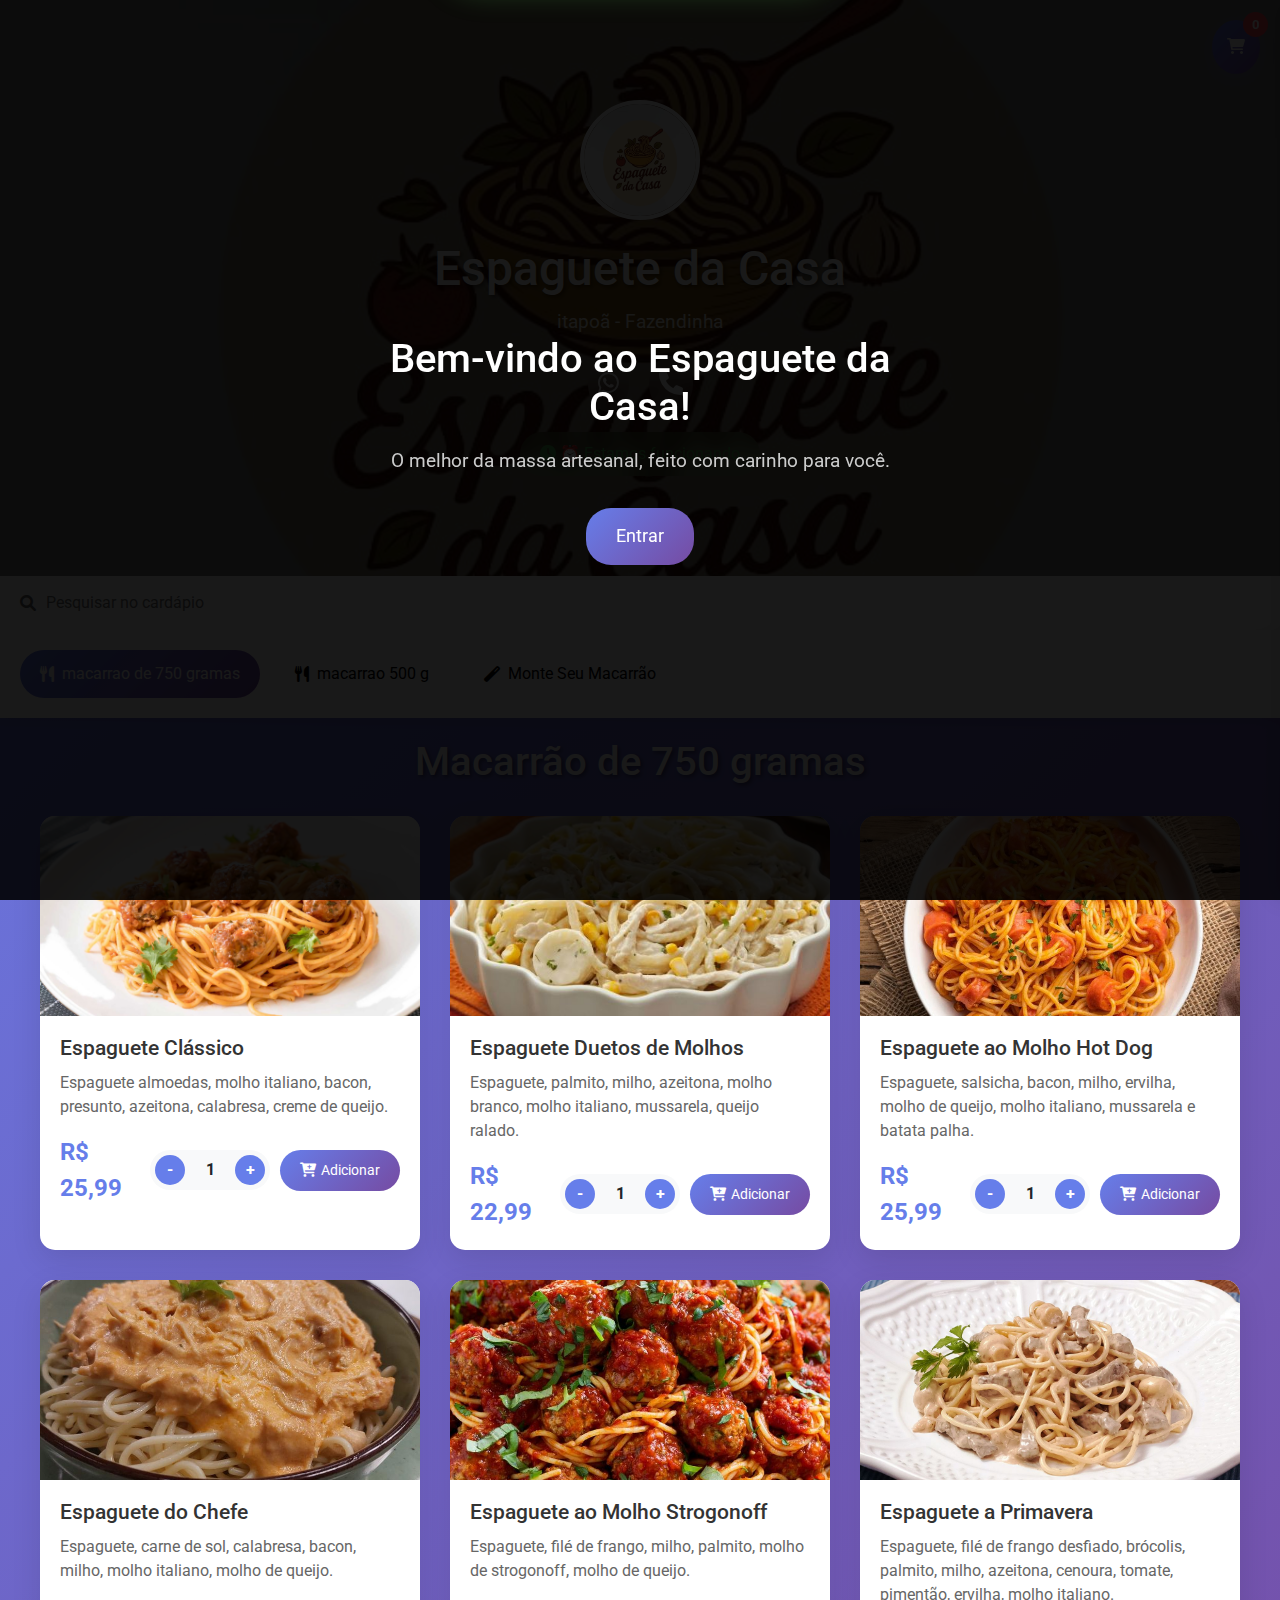
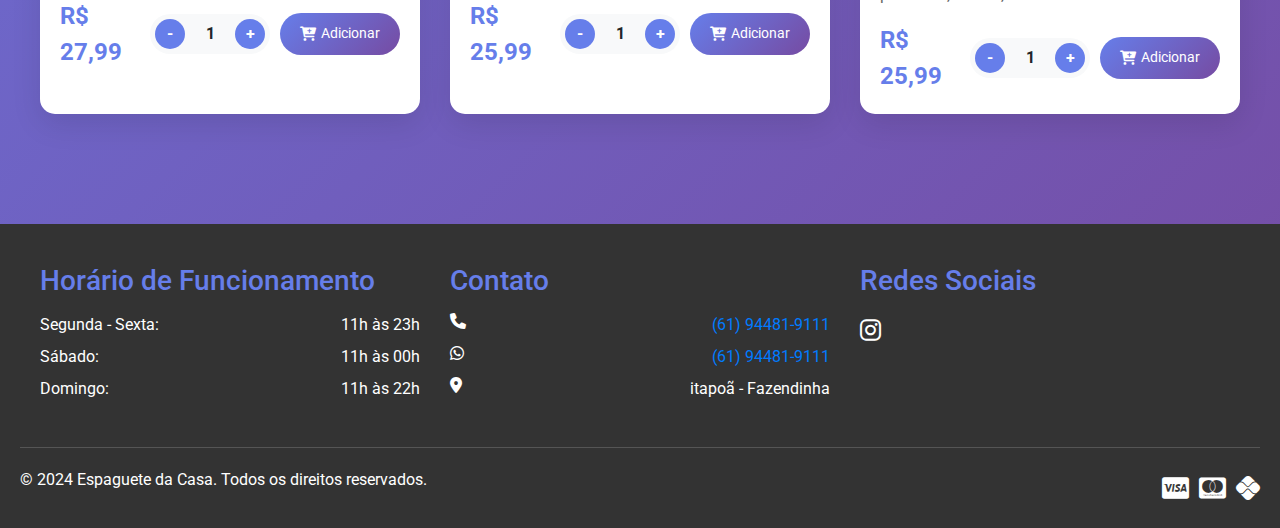
<file: index.html>
<!DOCTYPE html>
<html lang="pt-br">
<head>
    <!-- Meta tags -->
    <meta charset="UTF-8">
    <meta name="viewport" content="width=device-width, initial-scale=1.0">
    <title>Cardápio Digital - Espaguete da Casa</title>
    
    <!-- Links CSS externos -->
    <link href="https://stackpath.bootstrapcdn.com/bootstrap/4.5.2/css/bootstrap.min.css" rel="stylesheet">
    <link rel="stylesheet" href="https://fonts.googleapis.com/css2?family=Roboto:wght@400;700&display=swap">
    <link rel="stylesheet" href="https://cdnjs.cloudflare.com/ajax/libs/font-awesome/6.0.0/css/all.min.css">
    
    <!-- CSS Personalizado -->
    <link rel="stylesheet" href="styles.css">
</head>
<body>
    <div id="welcome-banner" class="welcome-banner">
        <div class="welcome-content">
            <h2>Bem-vindo ao Espaguete da Casa!</h2>
            <p>O melhor da massa artesanal, feito com carinho para você.</p>
            <button id="close-welcome" class="welcome-btn">Entrar</button>
        </div>
    </div>
    <!-- Adicione este botão do carrinho no topo da página -->
    <div class="cart-icon" onclick="toggleCart()">
        <i class="fas fa-shopping-cart"></i>
        <span class="cart-count">0</span>
    </div>

    <!-- Banner de Notificação de Item Adicionado -->
    <div id="item-added-banner" class="item-added-banner">
        <div class="banner-content">
            <div class="banner-icon">
                <i class="fas fa-check-circle"></i>
            </div>
            <div class="banner-text">
                <h4>Item Adicionado!</h4>
                <p id="banner-item-name">Item adicionado ao carrinho</p>
            </div>
            <button class="banner-close" onclick="closeItemBanner()">
                <i class="fas fa-times"></i>
            </button>
        </div>
    </div>

    <!-- Banner de Limite de Adicionais -->
    <div id="limit-banner" class="limit-banner">
        <div class="banner-content">
            <div class="banner-icon">
                <i class="fas fa-exclamation-triangle"></i>
            </div>
            <div class="banner-text">
                <h4>Limite de Adicionais!</h4>
                <p id="limit-message">Você atingiu o limite máximo de adicionais para este tamanho.</p>
            </div>
            <button class="banner-close" onclick="closeLimitBanner()">
                <i class="fas fa-times"></i>
            </button>
        </div>
    </div>

    <!-- Banner de Seleção de Tamanho -->
    <div id="size-banner" class="size-banner">
        <div class="banner-content">
            <div class="banner-icon">
                <i class="fas fa-info-circle"></i>
            </div>
            <div class="banner-text">
                <h4>Selecione o Tamanho!</h4>
                <p id="size-message">Por favor, escolha um tamanho de macarrão antes de selecionar os adicionais.</p>
            </div>
            <button class="banner-close" onclick="closeSizeBanner()">
                <i class="fas fa-times"></i>
            </button>
        </div>
    </div>

    <!-- Adicione o painel do carrinho -->
    <div class="cart-panel">
        <div class="cart-header">
            <h3>Carrinho</h3>
            <button class="close-cart" onclick="toggleCart()">
                <i class="fas fa-times"></i>
            </button>
        </div>
        <div class="cart-items">
            <!-- Items do carrinho serão inseridos aqui -->
        </div>
        <div class="cart-footer">
            <div class="cart-total">
                <span>Total:</span>
                <span class="total-price">R$ 0,00</span>
            </div>
            <button class="checkout-btn" onclick="checkout()">
                Finalizar Pedido
            </button>
            <button class="exit-cart-btn" onclick="toggleCart()">
                Sair do Carrinho
            </button>
        </div>
    </div>

    <!-- Cabeçalho com Imagem -->
    <header class="header-background">
        <div class="header-content">
            <img src="Imagem do WhatsApp de 2025-07-10 à(s) 00.29.06_25ebb5c9.jpg" alt="Logo" class="logo-banner">
            <h1>Espaguete da Casa</h1>
            <p>itapoã - Fazendinha</p>
            <div class="contact-icons">
                <a href="https://wa.me/556194481911" target="_blank" class="icon" onclick="abrirWhatsApp()"><i class="fab fa-whatsapp"></i></a>
                <a href="tel:556194481911" class="icon"><i class="fas fa-phone"></i></a>
            </div>
            <div class="status-badge">
                <i class="fas fa-clock"></i> ⏰Estamos funcionando
            </div>
        </div>
    </header>

    <!-- Barra de Pesquisa -->
    <div class="search-bar">
        <i class="fas fa-search"></i>
        <input type="text" placeholder="Pesquisar no cardápio">
    </div>

    <!-- Categorias -->
    <div class="categories">
        <button class="category-btn active" data-category="macarrao-750g">
            <i class="fas fa-utensils"></i> macarrao de 750 gramas
        </button>
        <button class="category-btn" data-category="macarrao-500g">
            <i class="fas fa-utensils"></i> macarrao 500 g
        </button>
        <button class="category-btn" data-category="monte-seu-macarrao">
            <i class="fas fa-magic"></i> Monte Seu Macarrão
        </button>
    </div>

    <!-- Seção de Ofertas -->
    <section class="menu-section">
        <h2>OFERTAS DO DIA! <span class="see-all">ver todas</span></h2>
        <div class="menu-items">
            <!-- Item do Menu -->
            <div class="menu-item">
                <img src="Imagem do WhatsApp de 2025-07-10 à(s) 01.07.54_3bc2a0d3.jpg" alt="Imagem do Produto" class="card-img-top">
                <div class="item-info">
                    <h3>MARMITA + ANÉIS DE CEBOLA</h3>
                    <p class="price">R$ 25,90</p>
                </div>
            </div>
            <!-- Mais itens aqui -->
        </div>
    </section>

    <!-- Seções do Menu -->
    <div class="menu-sections">
        <section class="menu-section active" id="macarrao-750g">
            <h2>Macarrão de 750 gramas</h2>
            <div class="menu-items">
                <div class="menu-item">
                    <img src="Imagem do WhatsApp de 2025-07-10 à(s) 00.27.31_75041b01.jpg" class="card-img-top">
                    <div class="item-info">
                        <h3>Espaguete Clássico</h3>
                        <p class="description">Espaguete almoedas, molho italiano, bacon, presunto, azeitona, calabresa, creme de queijo.</p>
                        <div class="price-action">
                            <span class="price">R$ 25,99</span>
                            <div class="add-to-cart-container">
                                <div class="quantity-controls">
                                    <button class="quantity-btn minus" onclick="decreaseQuantity(this)">-</button>
                                    <span class="quantity">1</span>
                                    <button class="quantity-btn plus" onclick="increaseQuantity(this)">+</button>
                                </div>
                                <button class="add-to-cart-btn" onclick="abrirModalAdicionais('Espaguete Clássico', 25.99)">
                                    <i class="fas fa-cart-plus"></i>
                                    Adicionar
                                </button>
                            </div>
                        </div>
                    </div>
                </div>
                <div class="menu-item">
                    <img src="Imagem do WhatsApp de 2025-07-10 à(s) 00.25.01_63cdbff4.jpg" class="card-img-top">
                    <div class="item-info">
                        <h3>Espaguete Duetos de Molhos</h3>
                        <p class="description">Espaguete, palmito, milho, azeitona, molho branco, molho italiano, mussarela, queijo ralado.</p>
                        <div class="price-action">
                            <span class="price">R$ 22,99</span>
                            <div class="add-to-cart-container">
                                <div class="quantity-controls">
                                    <button class="quantity-btn minus" onclick="decreaseQuantity(this)">-</button>
                                    <span class="quantity">1</span>
                                    <button class="quantity-btn plus" onclick="increaseQuantity(this)">+</button>
                                </div>
                                <button class="add-to-cart-btn" onclick="abrirModalAdicionais('Espaguete Duetos de Molhos', 22.99)">
                                    <i class="fas fa-cart-plus"></i>
                                    Adicionar
                                </button>
                            </div>
                        </div>
                    </div>
                </div>
                <div class="menu-item">
                    <img src="Imagem do WhatsApp de 2025-07-10 à(s) 00.23.04_b81c06a3.jpg" class="card-img-top">
                    <div class="item-info">
                        <h3>Espaguete ao Molho Hot Dog</h3>
                        <p class="description">Espaguete, salsicha, bacon, milho, ervilha, molho de queijo, molho italiano, mussarela e batata palha.</p>
                        <div class="price-action">
                            <span class="price">R$ 25,99</span>
                            <div class="add-to-cart-container">
                                <div class="quantity-controls">
                                    <button class="quantity-btn minus" onclick="decreaseQuantity(this)">-</button>
                                    <span class="quantity">1</span>
                                    <button class="quantity-btn plus" onclick="increaseQuantity(this)">+</button>
                                </div>
                                <button class="add-to-cart-btn" onclick="abrirModalAdicionais('Espaguete ao Molho Hot Dog', 25.99)">
                                    <i class="fas fa-cart-plus"></i>
                                    Adicionar
                                </button>
                            </div>
                        </div>
                    </div>
                </div>
                <div class="menu-item">
                    <img src="Imagem do WhatsApp de 2025-07-10 à(s) 00.23.03_cff95d30.jpg" class="card-img-top">
                    <div class="item-info">
                        <h3>Espaguete do Chefe</h3>
                        <p class="description">Espaguete, carne de sol, calabresa, bacon, milho, molho italiano, molho de queijo.</p>
                        <div class="price-action">
                            <span class="price">R$ 27,99</span>
                            <div class="add-to-cart-container">
                                <div class="quantity-controls">
                                    <button class="quantity-btn minus" onclick="decreaseQuantity(this)">-</button>
                                    <span class="quantity">1</span>
                                    <button class="quantity-btn plus" onclick="increaseQuantity(this)">+</button>
                                </div>
                                <button class="add-to-cart-btn" onclick="abrirModalAdicionais('Espaguete do Chefe', 27.99)">
                                    <i class="fas fa-cart-plus"></i>
                                    Adicionar
                                </button>
                            </div>
                        </div>
                    </div>
                </div>
                <div class="menu-item">
                    <img src="Imagem do WhatsApp de 2025-07-10 à(s) 00.23.03_6a845937.jpg" class="card-img-top">
                    <div class="item-info">
                        <h3>Espaguete ao Molho Strogonoff</h3>
                        <p class="description">Espaguete, filé de frango, milho, palmito, molho de strogonoff, molho de queijo.</p>
                        <div class="price-action">
                            <span class="price">R$ 25,99</span>
                            <div class="add-to-cart-container">
                                <div class="quantity-controls">
                                    <button class="quantity-btn minus" onclick="decreaseQuantity(this)">-</button>
                                    <span class="quantity">1</span>
                                    <button class="quantity-btn plus" onclick="increaseQuantity(this)">+</button>
                                </div>
                                <button class="add-to-cart-btn" onclick="abrirModalAdicionais('Espaguete ao Molho Strogonoff', 25.99)">
                                    <i class="fas fa-cart-plus"></i>
                                    Adicionar
                                </button>
                            </div>
                        </div>
                    </div>
                </div>
                <div class="menu-item">
                    <img src="Imagem do WhatsApp de 2025-07-10 à(s) 00.23.03_a186e012.jpg" class="card-img-top">
                    <div class="item-info">
                        <h3>Espaguete a Primavera</h3>
                        <p class="description">Espaguete, filé de frango desfiado, brócolis, palmito, milho, azeitona, cenoura, tomate, pimentão, ervilha, molho italiano.</p>
                        <div class="price-action">
                            <span class="price">R$ 25,99</span>
                            <div class="add-to-cart-container">
                                <div class="quantity-controls">
                                    <button class="quantity-btn minus" onclick="decreaseQuantity(this)">-</button>
                                    <span class="quantity">1</span>
                                    <button class="quantity-btn plus" onclick="increaseQuantity(this)">+</button>
                                </div>
                                <button class="add-to-cart-btn" onclick="abrirModalAdicionais('Espaguete a Primavera', 25.99)">
                                    <i class="fas fa-cart-plus"></i>
                                    Adicionar
                                </button>
                            </div>
                        </div>
                    </div>
                </div>
            </div>
        </section>
        <section class="menu-section" id="macarrao-500g">
            <h2>Macarrão 500 g</h2>
            <div class="menu-items">
                <div class="menu-item">
                    <img src="Imagem do WhatsApp de 2025-07-10 à(s) 00.27.31_75041b01.jpg" class="card-img-top">
                    <div class="item-info">
                        <h3>Espaguete Clássico</h3>
                        <p class="description">Espaguete almoedas, molho italiano, bacon, presunto, azeitona, calabresa, creme de queijo.</p>
                        <div class="price-action">
                            <span class="price">R$ 22,00</span>
                            <div class="add-to-cart-container">
                                <div class="quantity-controls">
                                    <button class="quantity-btn minus" onclick="decreaseQuantity(this)">-</button>
                                    <span class="quantity">1</span>
                                    <button class="quantity-btn plus" onclick="increaseQuantity(this)">+</button>
                                </div>
                                <button class="add-to-cart-btn" onclick="abrirModalAdicionais('Espaguete Clássico', 22.00)">
                                    <i class="fas fa-cart-plus"></i>
                                    Adicionar
                                </button>
                            </div>
                        </div>
                    </div>
                </div>
                <div class="menu-item">
                    <img src="Imagem do WhatsApp de 2025-07-10 à(s) 00.25.01_63cdbff4.jpg" class="card-img-top">
                    <div class="item-info">
                        <h3>Espaguete Duetos de Molhos</h3>
                        <p class="description">Espaguete, palmito, milho, azeitona, molho branco, molho italiano, mussarela, queijo ralado.</p>
                        <div class="price-action">
                            <span class="price">R$ 18,00</span>
                            <div class="add-to-cart-container">
                                <div class="quantity-controls">
                                    <button class="quantity-btn minus" onclick="decreaseQuantity(this)">-</button>
                                    <span class="quantity">1</span>
                                    <button class="quantity-btn plus" onclick="increaseQuantity(this)">+</button>
                                </div>
                                <button class="add-to-cart-btn" onclick="abrirModalAdicionais('Espaguete Duetos de Molhos', 18.00)">
                                    <i class="fas fa-cart-plus"></i>
                                    Adicionar
                                </button>
                            </div>
                        </div>
                    </div>
                </div>
                <div class="menu-item">
                    <img src="Imagem do WhatsApp de 2025-07-10 à(s) 00.23.04_b81c06a3.jpg" class="card-img-top">
                    <div class="item-info">
                        <h3>Espaguete ao Molho Hot Dog</h3>
                        <p class="description">Espaguete, salsicha, bacon, milho, ervilha, molho de queijo, molho italiano, mussarela e batata palha.</p>
                        <div class="price-action">
                            <span class="price">R$ 20,00</span>
                            <div class="add-to-cart-container">
                                <div class="quantity-controls">
                                    <button class="quantity-btn minus" onclick="decreaseQuantity(this)">-</button>
                                    <span class="quantity">1</span>
                                    <button class="quantity-btn plus" onclick="increaseQuantity(this)">+</button>
                                </div>
                                <button class="add-to-cart-btn" onclick="abrirModalAdicionais('Espaguete ao Molho Hot Dog', 20.00)">
                                    <i class="fas fa-cart-plus"></i>
                                    Adicionar
                                </button>
                            </div>
                        </div>
                    </div>
                </div>
                <div class="menu-item">
                    <img src="Imagem do WhatsApp de 2025-07-10 à(s) 00.23.03_cff95d30.jpg" class="card-img-top">
                    <div class="item-info">
                        <h3>Espaguete do Chefe</h3>
                        <p class="description">Espaguete, carne de sol, calabresa, bacon, milho, molho italiano, molho de queijo.</p>
                        <div class="price-action">
                            <span class="price">R$ 24,00</span>
                            <div class="add-to-cart-container">
                                <div class="quantity-controls">
                                    <button class="quantity-btn minus" onclick="decreaseQuantity(this)">-</button>
                                    <span class="quantity">1</span>
                                    <button class="quantity-btn plus" onclick="increaseQuantity(this)">+</button>
                                </div>
                                <button class="add-to-cart-btn" onclick="abrirModalAdicionais('Espaguete do Chefe', 24.00)">
                                    <i class="fas fa-cart-plus"></i>
                                    Adicionar
                                </button>
                            </div>
                        </div>
                    </div>
                </div>
                <div class="menu-item">
                    <img src="Imagem do WhatsApp de 2025-07-10 à(s) 00.23.03_6a845937.jpg" class="card-img-top">
                    <div class="item-info">
                        <h3>Espaguete ao Molho Strogonoff</h3>
                        <p class="description">Espaguete, filé de frango, milho, palmito, molho de strogonoff, molho de queijo.</p>
                        <div class="price-action">
                            <span class="price">R$ 22,00</span>
                            <div class="add-to-cart-container">
                                <div class="quantity-controls">
                                    <button class="quantity-btn minus" onclick="decreaseQuantity(this)">-</button>
                                    <span class="quantity">1</span>
                                    <button class="quantity-btn plus" onclick="increaseQuantity(this)">+</button>
                                </div>
                                <button class="add-to-cart-btn" onclick="abrirModalAdicionais('Espaguete ao Molho Strogonoff', 22.00)">
                                    <i class="fas fa-cart-plus"></i>
                                    Adicionar
                                </button>
                            </div>
                        </div>
                    </div>
                </div>
                <div class="menu-item">
                    <img src="Imagem do WhatsApp de 2025-07-10 à(s) 00.23.03_6bfe6b7a.jpg" class="card-img-top">
                    <div class="item-info">
                        <h3>Espaguete a Primavera</h3>
                        <p class="description">Espaguete, filé de frango desfiado, brócolis, palmito, milho, azeitona, cenoura, tomate, pimentão, ervilha, molho italiano.</p>
                        <div class="price-action">
                            <span class="price">R$ 20,00</span>
                            <div class="add-to-cart-container">
                                <div class="quantity-controls">
                                    <button class="quantity-btn minus" onclick="decreaseQuantity(this)">-</button>
                                    <span class="quantity">1</span>
                                    <button class="quantity-btn plus" onclick="increaseQuantity(this)">+</button>
                                </div>
                                <button class="add-to-cart-btn" onclick="abrirModalAdicionais('Espaguete a Primavera', 20.00)">
                                    <i class="fas fa-cart-plus"></i>
                                    Adicionar
                                </button>
                            </div>
                        </div>
                    </div>
                </div>
            </div>
        </section>
    </div>

    <!-- Seção Monte Seu Macarrão -->
    <section class="menu-section" id="monte-seu-macarrao">
        <h2>Monte Seu Macarrão</h2>
        <div class="custom-pasta-container">
            
            <!-- Seleção do Tamanho do Macarrão -->
            <div class="pasta-size-selection">
                <h3>Escolha o Tamanho</h3>
                <div class="size-options">
                    <div class="size-option" data-size="500" data-price="25.00" data-max-adicionais="5">
                        <input type="radio" name="pasta-size" id="size-500" value="500">
                        <label for="size-500">
                            <div class="size-info">
                                <h4>Macarrão 500g</h4>
                                <p>Porção individual - Máximo 5 adicionais</p>
                                <span class="price">R$ 25,00</span>
                            </div>
                        </label>
                    </div>
                    <div class="size-option" data-size="750" data-price="28.00" data-max-adicionais="8">
                        <input type="radio" name="pasta-size" id="size-750" value="750">
                        <label for="size-750">
                            <div class="size-info">
                                <h4>Macarrão 750g</h4>
                                <p>Porção familiar - Máximo 8 adicionais</p>
                                <span class="price">R$ 28,00</span>
                            </div>
                        </label>
                    </div>
                </div>
            </div>
            
            <div class="adicionais-selection">
                <h3>Escolha seus Adicionais</h3>
                
                <!-- Categorias de Ingredientes -->
                <div class="ingredients-categories">
                    
                    <!-- Categoria: Proteínas -->
                    <div class="category-section">
                        <h4 class="category-title">
                            <i class="fas fa-drumstick-bite"></i>
                            Proteínas
                        </h4>
                        <div class="adicionais-grid">
                            <div class="adicional-item" data-nome="Calabresa" data-preco="4.00">
                                <input type="checkbox" id="calabresa">
                                <label for="calabresa">Calabresa</label>
                            </div>
                            <div class="adicional-item" data-nome="Bacon" data-preco="4.00">
                                <input type="checkbox" id="bacon">
                                <label for="bacon">Bacon</label>
                            </div>
                            <div class="adicional-item" data-nome="Carne sol desfiada" data-preco="4.00">
                                <input type="checkbox" id="carne-sol">
                                <label for="carne-sol">Carne sol desfiada</label>
                            </div>
                            <div class="adicional-item" data-nome="Salsicha" data-preco="4.00">
                                <input type="checkbox" id="salsicha">
                                <label for="salsicha">Salsicha</label>
                            </div>
                            <div class="adicional-item" data-nome="Filé frango em cubos" data-preco="4.00">
                                <input type="checkbox" id="file-cubos">
                                <label for="file-cubos">Filé frango em cubos</label>
                            </div>
                            <div class="adicional-item" data-nome="Filé de frango desfiado" data-preco="4.00">
                                <input type="checkbox" id="file-desfiado">
                                <label for="file-desfiado">Filé de frango desfiado</label>
                            </div>
                            <div class="adicional-item" data-nome="Almôndegas" data-preco="4.00">
                                <input type="checkbox" id="almondegas">
                                <label for="almondegas">Almôndegas</label>
                            </div>
                            <div class="adicional-item" data-nome="Carne moída" data-preco="4.00">
                                <input type="checkbox" id="carne-moida">
                                <label for="carne-moida">Carne moída</label>
                            </div>
                        </div>
                    </div>

                    <!-- Categoria: Vegetais -->
                    <div class="category-section">
                        <h4 class="category-title">
                            <i class="fas fa-seedling"></i>
                            Vegetais
                        </h4>
                        <div class="adicionais-grid">
                            <div class="adicional-item" data-nome="Milho" data-preco="4.00">
                                <input type="checkbox" id="milho">
                                <label for="milho">Milho</label>
                            </div>
                            <div class="adicional-item" data-nome="Ervilha" data-preco="4.00">
                                <input type="checkbox" id="ervilha">
                                <label for="ervilha">Ervilha</label>
                            </div>
                            <div class="adicional-item" data-nome="Palmito" data-preco="4.00">
                                <input type="checkbox" id="palmito">
                                <label for="palmito">Palmito</label>
                            </div>
                            <div class="adicional-item" data-nome="Cenoura" data-preco="4.00">
                                <input type="checkbox" id="cenoura">
                                <label for="cenoura">Cenoura</label>
                            </div>
                            <div class="adicional-item" data-nome="Brócolis" data-preco="4.00">
                                <input type="checkbox" id="brocolis">
                                <label for="brocolis">Brócolis</label>
                            </div>
                        </div>
                    </div>

                    <!-- Categoria: Molhos -->
                    <div class="category-section">
                        <h4 class="category-title">
                            <i class="fas fa-wine-bottle"></i>
                            Molhos
                        </h4>
                        <div class="adicionais-grid">
                            <div class="adicional-item" data-nome="Molho italiano" data-preco="4.00">
                                <input type="checkbox" id="molho-italiano">
                                <label for="molho-italiano">Molho italiano</label>
                            </div>
                            <div class="adicional-item" data-nome="Molho branco" data-preco="4.00">
                                <input type="checkbox" id="molho-branco">
                                <label for="molho-branco">Molho branco</label>
                            </div>
                            <div class="adicional-item" data-nome="Molho de estrogonoff" data-preco="4.00">
                                <input type="checkbox" id="molho-estrogonoff">
                                <label for="molho-estrogonoff">Molho de estrogonoff</label>
                            </div>
                            <div class="adicional-item" data-nome="Molho abolhonesa" data-preco="4.00">
                                <input type="checkbox" id="molho-abolhonesa">
                                <label for="molho-abolhonesa">Molho abolhonesa</label>
                            </div>
                            <div class="adicional-item" data-nome="Creme de queijo" data-preco="4.00">
                                <input type="checkbox" id="creme-queijo">
                                <label for="creme-queijo">Creme de queijo</label>
                            </div>
                        </div>
                    </div>

                </div>
            </div>
            
            <div class="custom-pasta-summary">
                <div class="selected-adicionais">
                    <h4>Adicionais Selecionados:</h4>
                    <ul id="adicionais-selecionados"></ul>
                    <p>Total Adicionais: <span id="total-adicionais">R$ 0,00</span></p>
                </div>

                <div class="quantity-controls">
                    <button class="quantity-btn minus" onclick="decreaseCustomQuantity()">-</button>
                    <span class="quantity" id="custom-quantity">1</span>
                    <button class="quantity-btn plus" onclick="increaseCustomQuantity()">+</button>
                </div>
                <button class="add-to-cart-btn custom" onclick="adicionarMacarraoCustom()">
                    <i class="fas fa-cart-plus"></i>
                    Adicionar ao Carrinho
                </button>
            </div>
        </div>
    </section>

    <!-- Modal de Finalização de Pedido -->
    <div class="modal fade" id="checkoutModal" tabindex="-1">
        <div class="modal-dialog modal-dialog-centered">
            <div class="modal-content">
                <div class="modal-header">
                    <h5 class="modal-title">Finalizar Pedido</h5>
                    <button type="button" class="close" data-dismiss="modal">
                        <span>&times;</span>
                    </button>
                </div>
                <div class="modal-body">
                    <form id="checkoutForm">
                        <!-- Nome -->
                        <div class="form-group">
                            <label>Nome Completo *</label>
                            <input type="text" class="form-control" id="clientName" required>
                        </div>

                        <!-- Endereço -->
                        <div class="form-group">
                            <label>Endereço Completo *</label>
                            <div class="address-input-group">
                                <input type="text" class="form-control" id="clientAddress" required placeholder="Digite seu endereço completo">
                                <button type="button" class="btn btn-location" onclick="getLocation()" title="Usar minha localização atual" data-toggle="tooltip" data-placement="top">
                                    <i class="fas fa-map-marker-alt"></i>
                                </button>
                            </div>
                        </div>

                        <!-- Campos de localização -->
                        <div class="form-group location-fields" style="display: none;">
                            <label>Localização Exata</label>
                            <div class="location-info">
                                <input type="text" class="form-control" id="latitude" readonly>
                                <input type="text" class="form-control" id="longitude" readonly>
                            </div>
                            <div class="location-map" id="locationMap"></div>
                        </div>

                        <!-- Referência -->
                        <div class="form-group">
                            <label>Ponto de Referência</label>
                            <input type="text" class="form-control" id="reference">
                        </div>

                        <!-- Telefone -->
                        <div class="form-group">
                            <label>Telefone (WhatsApp) *</label>
                            <input type="tel" class="form-control" id="clientPhone" required>
                        </div>

                        <!-- Forma de Entrega -->
                        <div class="form-group">
                            <label>Forma de Entrega *</label>
                            <select class="form-control" id="deliveryType" required>
                                <option value="delivery">Delivery</option>
                                <option value="pickup">Retirar no Local</option>
                            </select>
                        </div>

                        <!-- Forma de Pagamento -->
                        <div class="form-group">
                            <label>Forma de Pagamento *</label>
                            <select class="form-control" id="paymentMethod" required>
                                <option value="">Selecione a forma de pagamento</option>
                                <option value="pix">PIX</option>
                                <option value="credit">Cartão de Crédito</option>
                                <option value="debit">Cartão de Débito</option>
                                <option value="money">Dinheiro</option>
                            </select>
                        </div>

                        <!-- Campos específicos para cada forma de pagamento -->
                        <div id="pixFields" class="payment-fields" style="display: none;">
                            <div class="form-group">
                                <label>Chave PIX</label>
                                <div class="pix-info">
                                    <p><strong>CNPJ:</strong> 12.345.678/0001-90</p>
                                    <p><strong>Nome:</strong> Espaguete da Casa</p>
                                    <button type="button" class="btn btn-copy" onclick="copyPixKey()">
                                        <i class="fas fa-copy"></i> Copiar Chave
                                    </button>
                                </div>
                            </div>
                        </div>

                        <div id="cardFields" class="payment-fields" style="display: none;">
                            <div class="form-group">
                                <label>Bandeiras aceitas:</label>
                                <div class="card-flags">
                                    <i class="fab fa-cc-visa"></i>
                                    <i class="fab fa-cc-mastercard"></i>
                                    <i class="fab fa-cc-amex"></i>
                                    <i class="fab fa-cc-elo"></i>
                                </div>
                            </div>
                        </div>

                        <!-- Campo de troco (para pagamento em dinheiro) -->
                        <div id="changeGroup" class="payment-fields" style="display: none;">
                            <div class="form-group">
                                <label>Troco para quanto?</label>
                                <input type="number" class="form-control" id="changeAmount" step="0.01" min="0">
                            </div>
                        </div>

                        <!-- Observações -->
                        <div class="form-group">
                            <label>Observações</label>
                            <textarea class="form-control" id="orderNotes" rows="3"></textarea>
                        </div>
                    </form>

                    <!-- Resumo do Pedido -->
                    <div class="order-summary">
                        <div class="delivery-fee">
                            <span>Taxa de Entrega:</span>
                            <span id="deliveryFee">R$ 5,00</span>
                        </div>
                        <div class="total">
                            <span>Total:</span>
                            <span id="total"></span>
                        </div>
                    </div>
                </div>
                <div class="modal-footer">
                    <button type="button" class="btn btn-secondary" data-dismiss="modal">Cancelar</button>
                    <button type="button" class="btn btn-primary" onclick="submitOrder()">
                        Enviar Pedido <i class="fab fa-whatsapp"></i>
                    </button>
                </div>
            </div>
        </div>
    </div>

    <!-- Modal para Horário Fechado -->
    <div class="modal fade" id="closedModal" tabindex="-1" aria-labelledby="closedModalLabel" aria-hidden="true">
        <div class="modal-dialog modal-dialog-centered">
            <div class="modal-content">
                <div class="modal-header bg-warning text-dark">
                    <h5 class="modal-title">
                        <i class="fas fa-clock"></i> Horário de Funcionamento
                    </h5>
                    <button type="button" class="close" data-dismiss="modal" aria-label="Fechar">
                        <span aria-hidden="true">&times;</span>
                    </button>
                </div>
                <div class="modal-body text-center">
                    <div class="closed-icon mb-3">
                        <i class="fas fa-store-slash fa-3x text-warning"></i>
                    </div>
                    <h4 class="text-warning mb-3">Estamos Fechados</h4>
                    <p class="mb-4">🕒 Desculpe, estamos atualmente fora do horário de funcionamento. Por favor, volte durante nosso horário de atendimento.</p>
                    
                    <div class="hours-info">
                        <h6 class="text-muted mb-2">Nossos Horários:</h6>
                        <ul class="list-unstyled">
                            <li><strong>Segunda - Sexta:</strong> 11h às 23h</li>
                            <li><strong>Sábado:</strong> 11h às 00h</li>
                            <li><strong>Domingo:</strong> 11h às 22h</li>
                        </ul>
                    </div>
                    
                    <div class="mt-4">
                        <p class="text-muted small">
                            <i class="fas fa-info-circle"></i> 
                            Você ainda pode navegar pelo cardápio e montar seu pedido para fazer quando abrirmos!
                        </p>
                    </div>
                </div>
                <div class="modal-footer">
                    <button type="button" class="btn btn-warning" data-dismiss="modal">
                        <i class="fas fa-check"></i> Entendi
                    </button>
                </div>
            </div>
        </div>
    </div>

    <!-- Modal de Adicionais -->
    <div class="modal fade" id="adicionaisModal" tabindex="-1">
      <div class="modal-dialog modal-dialog-centered">
        <div class="modal-content">
          <div class="modal-header">
            <h5 class="modal-title">Escolha os Adicionais</h5>
            <button type="button" class="close" data-dismiss="modal">
              <span>&times;</span>
            </button>
          </div>
          <div class="modal-body">
            <div id="adicionaisItemName"></div>
            <form id="adicionaisForm">
              <!-- Adicionais serão inseridos aqui via JS -->
            </form>
          </div>
          <div class="modal-footer">
            <button type="button" class="btn btn-secondary" data-dismiss="modal">Cancelar</button>
            <button type="button" class="btn btn-primary" id="confirmarAdicionaisBtn">Adicionar ao Carrinho</button>
            <button type="button" class="btn btn-outline-secondary" id="adicionarSemAdicionaisBtn">Adicionar sem adicionais</button>
          </div>
        </div>
      </div>
    </div>

    <!-- Scripts -->
    <script src="https://code.jquery.com/jquery-3.5.1.min.js"></script>
    <script src="https://cdn.jsdelivr.net/npm/@popperjs/core@2.9.3/dist/umd/popper.min.js"></script>
    <script src="https://stackpath.bootstrapcdn.com/bootstrap/4.5.2/js/bootstrap.min.js"></script>
    <script src="scripts.js"></script>

    <script>
    // Banner de boas-vindas animado
    document.addEventListener('DOMContentLoaded', function() {
        const banner = document.getElementById('welcome-banner');
        const closeBtn = document.getElementById('close-welcome');
        banner.style.display = 'flex';
        closeBtn.addEventListener('click', function() {
            banner.classList.add('hide');
            setTimeout(() => banner.style.display = 'none', 600);
        });
        
        // Esconde os banners de aviso no carregamento da página
        const limitBanner = document.getElementById('limit-banner');
        const sizeBanner = document.getElementById('size-banner');
        if (limitBanner) limitBanner.style.display = 'none';
        if (sizeBanner) sizeBanner.style.display = 'none';
        
        // Inicializa tooltips do Bootstrap
        $('[data-toggle="tooltip"]').tooltip();
    });
    </script>

    <!-- Rodapé -->
    <footer class="footer">
        <div class="footer-content">
            <div class="footer-section">
                <h3>Horário de Funcionamento</h3>
                <ul class="hours-list">
                    <li><span>Segunda - Sexta:</span> 11h às 23h</li>
                    <li><span>Sábado:</span> 11h às 00h</li>
                    <li><span>Domingo:</span> 11h às 22h</li>
                </ul>
            </div>
            
            <div class="footer-section">
                <h3>Contato</h3>
                <ul class="contact-list">
                    <li><i class="fas fa-phone"></i> <a href="tel:556194481911">(61) 94481-9111</a></li>
                    <li><i class="fab fa-whatsapp"></i> <a href="https://wa.me/556194481911" target="_blank" onclick="abrirWhatsApp()">(61) 94481-9111</a></li>
                    <li><i class="fas fa-map-marker-alt"></i> itapoã - Fazendinha</li>
                </ul>
            </div>
            
            <div class="footer-section">
                <h3>Redes Sociais</h3>
                <div class="social-links">
                    <a href="https://www.instagram.com/espaguetedacasarb/" target="_blank" class="social-link"><i class="fab fa-instagram"></i></a>
                </div>
            </div>
        </div>
        
                    <div class="footer-bottom">
                <p>&copy; 2024 Espaguete da Casa. Todos os direitos reservados.</p>
                <div class="payment-methods">
                    <i class="fab fa-cc-visa"></i>
                    <i class="fab fa-cc-mastercard"></i>
                    <i class="fab fa-pix"></i>
                </div>
            </div>
    </footer>
</body>
</html>
</file>
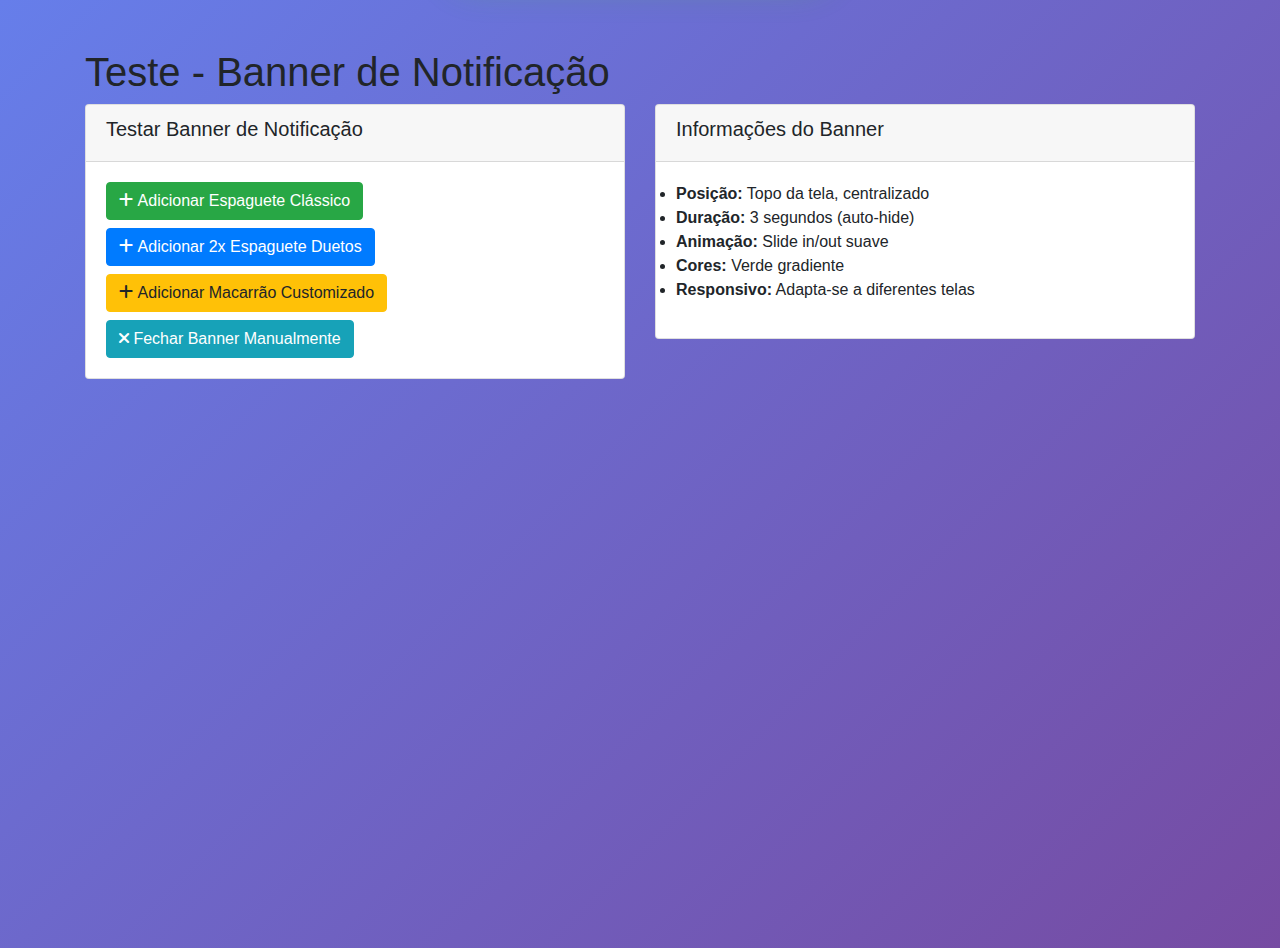
<file: test-banner.html>
<!DOCTYPE html>
<html lang="pt-br">
<head>
    <meta charset="UTF-8">
    <meta name="viewport" content="width=device-width, initial-scale=1.0">
    <title>Teste - Banner de Notificação</title>
    <link href="https://stackpath.bootstrapcdn.com/bootstrap/4.5.2/css/bootstrap.min.css" rel="stylesheet">
    <link rel="stylesheet" href="https://cdnjs.cloudflare.com/ajax/libs/font-awesome/6.0.0/css/all.min.css">
    <link rel="stylesheet" href="styles.css">
</head>
<body>
    <div class="container mt-5">
        <h1>Teste - Banner de Notificação</h1>
        
        <div class="row">
            <div class="col-md-6">
                <div class="card">
                    <div class="card-header">
                        <h5>Testar Banner de Notificação</h5>
                    </div>
                    <div class="card-body">
                        <button class="btn btn-success mb-2" onclick="testBanner('Espaguete Clássico', 1)">
                            <i class="fas fa-plus"></i> Adicionar Espaguete Clássico
                        </button>
                        <br>
                        <button class="btn btn-primary mb-2" onclick="testBanner('Espaguete Duetos de Molhos', 2)">
                            <i class="fas fa-plus"></i> Adicionar 2x Espaguete Duetos
                        </button>
                        <br>
                        <button class="btn btn-warning mb-2" onclick="testBanner('Macarrão Customizado (Adicionais: Bacon, Calabresa)', 1)">
                            <i class="fas fa-plus"></i> Adicionar Macarrão Customizado
                        </button>
                        <br>
                        <button class="btn btn-info" onclick="closeItemBanner()">
                            <i class="fas fa-times"></i> Fechar Banner Manualmente
                        </button>
                    </div>
                </div>
            </div>
            
            <div class="col-md-6">
                <div class="card">
                    <div class="card-header">
                        <h5>Informações do Banner</h5>
                    </div>
                    <div class="card-body">
                        <ul>
                            <li><strong>Posição:</strong> Topo da tela, centralizado</li>
                            <li><strong>Duração:</strong> 3 segundos (auto-hide)</li>
                            <li><strong>Animação:</strong> Slide in/out suave</li>
                            <li><strong>Cores:</strong> Verde gradiente</li>
                            <li><strong>Responsivo:</strong> Adapta-se a diferentes telas</li>
                        </ul>
                    </div>
                </div>
            </div>
        </div>
    </div>

    <!-- Banner de Notificação de Item Adicionado -->
    <div id="item-added-banner" class="item-added-banner">
        <div class="banner-content">
            <div class="banner-icon">
                <i class="fas fa-check-circle"></i>
            </div>
            <div class="banner-text">
                <h4>Item Adicionado!</h4>
                <p id="banner-item-name">Item adicionado ao carrinho</p>
            </div>
            <button class="banner-close" onclick="closeItemBanner()">
                <i class="fas fa-times"></i>
            </button>
        </div>
    </div>

    <script src="https://code.jquery.com/jquery-3.5.1.min.js"></script>
    <script src="https://cdn.jsdelivr.net/npm/@popperjs/core@2.9.3/dist/umd/popper.min.js"></script>
    <script src="https://stackpath.bootstrapcdn.com/bootstrap/4.5.2/js/bootstrap.min.js"></script>
    
    <script>
        // Banner de notificação de item adicionado
        function showItemAddedBanner(itemName, quantity = 1) {
            const banner = document.getElementById('item-added-banner');
            const itemNameElement = document.getElementById('banner-item-name');
            
            // Atualiza o texto do banner
            if (quantity > 1) {
                itemNameElement.textContent = `${quantity}x ${itemName} adicionado ao carrinho`;
            } else {
                itemNameElement.textContent = `${itemName} adicionado ao carrinho`;
            }
            
            // Mostra o banner
            banner.classList.remove('hide');
            banner.classList.add('show');
            
            // Auto-hide após 3 segundos
            setTimeout(() => {
                closeItemBanner();
            }, 3000);
        }

        // Fecha o banner de notificação
        function closeItemBanner() {
            const banner = document.getElementById('item-added-banner');
            banner.classList.remove('show');
            banner.classList.add('hide');
            
            // Remove a classe hide após a animação
            setTimeout(() => {
                banner.classList.remove('hide');
            }, 300);
        }

        // Função de teste
        function testBanner(itemName, quantity) {
            showItemAddedBanner(itemName, quantity);
        }
    </script>
</body>
</html>
</file>
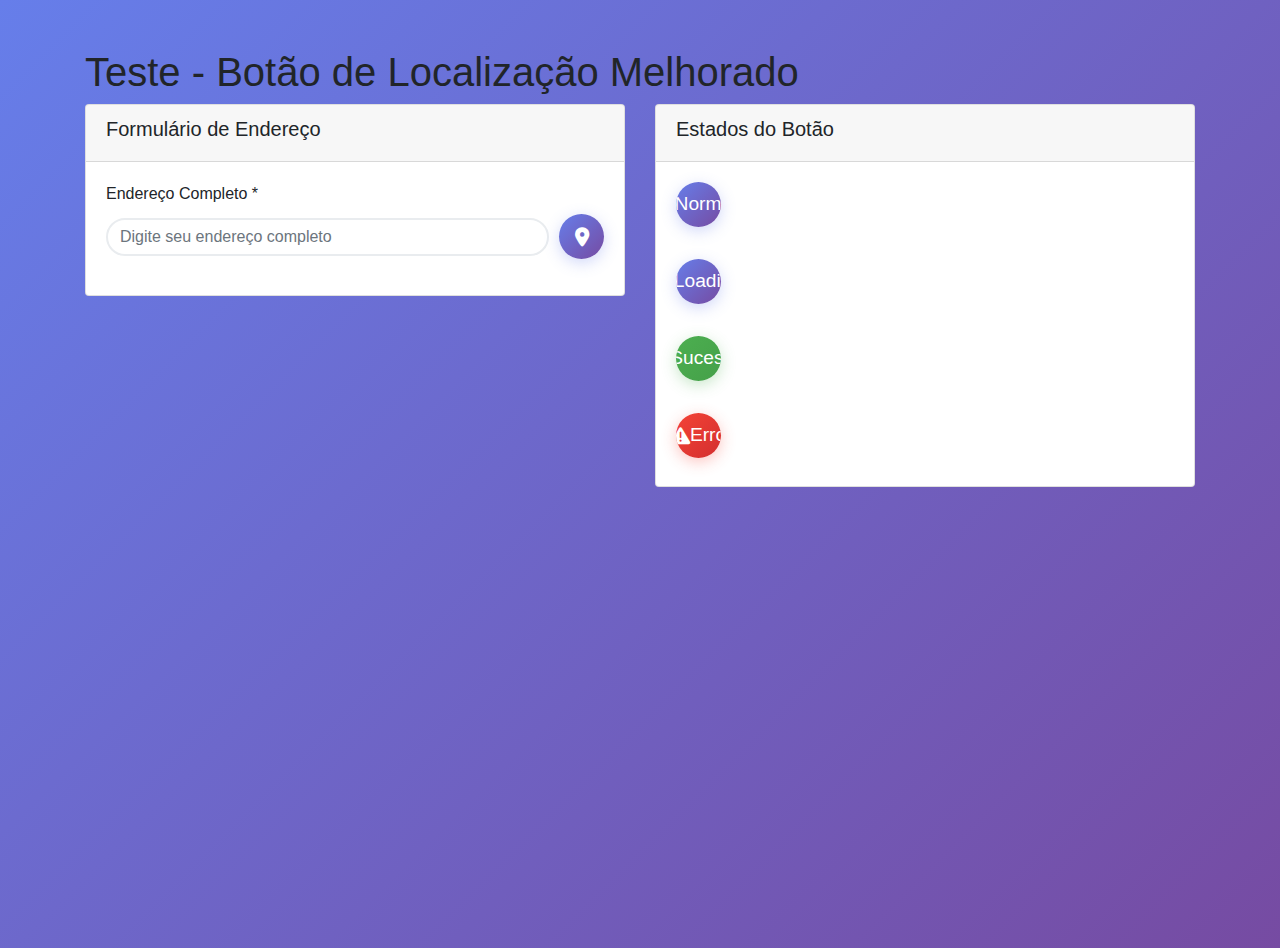
<file: test-location-button.html>
<!DOCTYPE html>
<html lang="pt-br">
<head>
    <meta charset="UTF-8">
    <meta name="viewport" content="width=device-width, initial-scale=1.0">
    <title>Teste - Botão de Localização</title>
    <link href="https://stackpath.bootstrapcdn.com/bootstrap/4.5.2/css/bootstrap.min.css" rel="stylesheet">
    <link rel="stylesheet" href="https://cdnjs.cloudflare.com/ajax/libs/font-awesome/6.0.0/css/all.min.css">
    <link rel="stylesheet" href="styles.css">
</head>
<body>
    <div class="container mt-5">
        <h1>Teste - Botão de Localização Melhorado</h1>
        
        <div class="row">
            <div class="col-md-6">
                <div class="card">
                    <div class="card-header">
                        <h5>Formulário de Endereço</h5>
                    </div>
                    <div class="card-body">
                        <div class="form-group">
                            <label>Endereço Completo *</label>
                            <div class="address-input-group">
                                <input type="text" class="form-control" id="clientAddress" required placeholder="Digite seu endereço completo">
                                <button type="button" class="btn btn-location" onclick="testGetLocation()" title="Usar minha localização atual" data-toggle="tooltip" data-placement="top">
                                    <i class="fas fa-map-marker-alt"></i>
                                </button>
                            </div>
                        </div>
                        
                        <div class="form-group location-fields" style="display: none;">
                            <label>Localização Exata</label>
                            <div class="location-info">
                                <input type="text" class="form-control" id="latitude" readonly placeholder="Latitude">
                                <input type="text" class="form-control" id="longitude" readonly placeholder="Longitude">
                            </div>
                        </div>
                    </div>
                </div>
            </div>
            
            <div class="col-md-6">
                <div class="card">
                    <div class="card-header">
                        <h5>Estados do Botão</h5>
                    </div>
                    <div class="card-body">
                        <button class="btn btn-location mb-2" onclick="testState('normal')">
                            <i class="fas fa-map-marker-alt"></i> Normal
                        </button>
                        <br>
                        <button class="btn btn-location loading mb-2" onclick="testState('loading')">
                            <i class="fas fa-spinner fa-spin"></i> Loading
                        </button>
                        <br>
                        <button class="btn btn-location success mb-2" onclick="testState('success')">
                            <i class="fas fa-check"></i> Sucesso
                        </button>
                        <br>
                        <button class="btn btn-location error mb-2" onclick="testState('error')">
                            <i class="fas fa-exclamation-triangle"></i> Erro
                        </button>
                    </div>
                </div>
            </div>
        </div>
    </div>

    <script src="https://code.jquery.com/jquery-3.5.1.min.js"></script>
    <script src="https://cdn.jsdelivr.net/npm/@popperjs/core@2.9.3/dist/umd/popper.min.js"></script>
    <script src="https://stackpath.bootstrapcdn.com/bootstrap/4.5.2/js/bootstrap.min.js"></script>
    
    <script>
        // Inicializa tooltips
        $(document).ready(function() {
            $('[data-toggle="tooltip"]').tooltip();
        });

        // Função de teste para localização
        function testGetLocation() {
            if (navigator.geolocation) {
                const locationBtn = document.querySelector('.btn-location');
                
                // Adiciona classe de loading e animação
                locationBtn.classList.add('loading');
                locationBtn.innerHTML = '<i class="fas fa-spinner fa-spin"></i>';
                locationBtn.title = 'Buscando localização...';
                
                navigator.geolocation.getCurrentPosition(
                    (position) => {
                        const { latitude, longitude } = position.coords;
                        
                        // Atualiza os campos
                        document.getElementById('latitude').value = latitude;
                        document.getElementById('longitude').value = longitude;
                        
                        // Mostra os campos de localização
                        document.querySelector('.location-fields').style.display = 'block';
                        
                        // Adiciona link do Google Maps ao endereço
                        const mapsLink = `https://www.google.com/maps?q=${latitude},${longitude}`;
                        const locationInfo = `📍 Localização exata: ${mapsLink}`;
                        
                        // Adiciona ao campo de endereço
                        const addressField = document.getElementById('clientAddress');
                        if (!addressField.value.includes('maps')) {
                            addressField.value += `\n${locationInfo}`;
                        }
                        
                        // Feedback de sucesso
                        locationBtn.classList.remove('loading');
                        locationBtn.classList.add('success');
                        locationBtn.innerHTML = '<i class="fas fa-check"></i>';
                        locationBtn.title = 'Localização obtida com sucesso!';
                        
                        // Restaura o ícone após 2 segundos
                        setTimeout(() => {
                            locationBtn.innerHTML = '<i class="fas fa-map-marker-alt"></i>';
                            locationBtn.title = 'Usar minha localização atual';
                            locationBtn.classList.remove('success');
                        }, 2000);
                        
                    },
                    (error) => {
                        let message = 'Erro ao obter localização';
                        switch(error.code) {
                            case error.PERMISSION_DENIED:
                                message = 'Permissão negada para acessar localização';
                                break;
                            case error.POSITION_UNAVAILABLE:
                                message = 'Localização indisponível';
                                break;
                            case error.TIMEOUT:
                                message = 'Tempo esgotado ao buscar localização';
                                break;
                        }
                        
                        // Feedback de erro
                        locationBtn.classList.remove('loading');
                        locationBtn.classList.add('error');
                        locationBtn.innerHTML = '<i class="fas fa-exclamation-triangle"></i>';
                        locationBtn.title = message;
                        
                        // Mostra alerta
                        alert(message);
                        
                        // Restaura o ícone após 3 segundos
                        setTimeout(() => {
                            locationBtn.innerHTML = '<i class="fas fa-map-marker-alt"></i>';
                            locationBtn.title = 'Usar minha localização atual';
                            locationBtn.classList.remove('error');
                        }, 3000);
                    }
                );
            } else {
                alert('Seu navegador não suporta geolocalização');
            }
        }

        // Função para testar estados do botão
        function testState(state) {
            const btn = event.target;
            btn.classList.remove('normal', 'loading', 'success', 'error');
            btn.classList.add(state);
            
            switch(state) {
                case 'normal':
                    btn.innerHTML = '<i class="fas fa-map-marker-alt"></i> Normal';
                    btn.title = 'Usar minha localização atual';
                    break;
                case 'loading':
                    btn.innerHTML = '<i class="fas fa-spinner fa-spin"></i> Loading';
                    btn.title = 'Buscando localização...';
                    break;
                case 'success':
                    btn.innerHTML = '<i class="fas fa-check"></i> Sucesso';
                    btn.title = 'Localização obtida com sucesso!';
                    break;
                case 'error':
                    btn.innerHTML = '<i class="fas fa-exclamation-triangle"></i> Erro';
                    btn.title = 'Erro ao obter localização';
                    break;
            }
        }
    </script>
</body>
</html>
</file>
<file: styles.css>
/* Reset e configurações básicas */
* {
    margin: 0;
    padding: 0;
    box-sizing: border-box;
}

body {
    font-family: 'Roboto', sans-serif;
    background: linear-gradient(135deg, #667eea 0%, #764ba2 100%);
    min-height: 100vh;
}

/* Banner de Boas-vindas */
.welcome-banner {
    position: fixed;
    top: 0;
    left: 0;
    width: 100%;
    height: 100%;
    background: rgba(0, 0, 0, 0.9);
    display: none;
    justify-content: center;
    align-items: center;
    z-index: 9999;
    animation: fadeIn 0.5s ease-in;
}

.welcome-content {
    text-align: center;
    color: white;
    max-width: 600px;
    padding: 2rem;
}

.welcome-content h2 {
    font-size: 2.5rem;
    margin-bottom: 1rem;
    color: #fff;
}

.welcome-content p {
    font-size: 1.2rem;
    margin-bottom: 2rem;
    color: #ccc;
}

.welcome-btn {
    background: linear-gradient(135deg, #667eea, #764ba2);
    color: white;
    border: none;
    padding: 15px 30px;
    border-radius: 25px;
    font-size: 1.1rem;
    cursor: pointer;
    transition: all 0.3s ease;
}

.welcome-btn:hover {
    transform: translateY(-2px);
    box-shadow: 0 5px 15px rgba(102, 126, 234, 0.4);
}

.welcome-banner.hide {
    animation: fadeOut 0.6s ease-out forwards;
}

@keyframes fadeIn {
    from { opacity: 0; }
    to { opacity: 1; }
}

@keyframes fadeOut {
    from { opacity: 1; }
    to { opacity: 0; }
}

/* Carrinho */
.cart-icon {
    position: fixed;
    top: 20px;
    right: 20px;
    background: linear-gradient(135deg, #667eea, #764ba2);
    color: white;
    padding: 15px;
    border-radius: 50%;
    cursor: pointer;
    z-index: 1000;
    box-shadow: 0 4px 15px rgba(102, 126, 234, 0.3);
    transition: all 0.3s ease;
    animation: pulse 2s infinite;
}

.cart-icon:hover {
    transform: scale(1.1);
    box-shadow: 0 6px 20px rgba(102, 126, 234, 0.4);
}

@keyframes pulse {
    0%, 100% { transform: scale(1); }
    50% { transform: scale(1.05); }
}

.cart-count {
    position: absolute;
    top: -8px;
    right: -8px;
    background: #ff4757;
    color: white;
    border-radius: 50%;
    width: 25px;
    height: 25px;
    display: flex;
    align-items: center;
    justify-content: center;
    font-size: 0.8rem;
    font-weight: bold;
}

/* Painel do Carrinho */
.cart-panel {
    position: fixed;
    top: 0;
    right: -400px;
    width: 400px;
    height: 100vh;
    background: white;
    box-shadow: -5px 0 20px rgba(0, 0, 0, 0.1);
    transition: right 0.3s ease;
    z-index: 1001;
    display: flex;
    flex-direction: column;
}

.cart-panel.open {
    right: 0;
}

.cart-header {
    background: linear-gradient(135deg, #667eea, #764ba2);
    color: white;
    padding: 20px;
    display: flex;
    justify-content: space-between;
    align-items: center;
}

.cart-header h3 {
    margin: 0;
    font-size: 1.5rem;
}

.close-cart {
    background: none;
    border: none;
    color: white;
    font-size: 1.5rem;
    cursor: pointer;
}

.cart-items {
    flex: 1;
    overflow-y: auto;
    padding: 20px;
}

.cart-item {
    background: white;
    border: 1px solid #eee;
    border-radius: 10px;
    padding: 15px;
    margin-bottom: 15px;
    box-shadow: 0 2px 10px rgba(0, 0, 0, 0.1);
    transition: all 0.3s ease;
}

.cart-item:hover {
    box-shadow: 0 5px 15px rgba(0, 0, 0, 0.15);
    transform: translateY(-2px);
}

.cart-item-info {
    margin-bottom: 10px;
}

.cart-item-info h4 {
    font-size: 1rem;
    font-weight: 600;
    color: #333;
    margin-bottom: 8px;
    line-height: 1.3;
}

.cart-item-details {
    display: flex;
    justify-content: space-between;
    align-items: center;
    flex-wrap: wrap;
    gap: 10px;
}

.cart-item-price {
    font-weight: bold;
    color: #667eea;
    font-size: 1.1rem;
}

.cart-item-quantity {
    display: flex;
    align-items: center;
    gap: 8px;
    flex-wrap: wrap;
}

.cart-item-quantity span {
    font-size: 0.9rem;
    color: #666;
    font-weight: 500;
}

.cart-btn {
    background: none;
    border: none;
    padding: 5px 8px;
    border-radius: 5px;
    cursor: pointer;
    font-size: 0.8rem;
    transition: all 0.3s ease;
    display: flex;
    align-items: center;
    gap: 3px;
}

.cart-btn.remove {
    color: #ff4757;
    border: 1px solid #ff4757;
}

.cart-btn.remove:hover {
    background: #ff4757;
    color: white;
}

.cart-btn.delete {
    color: #ff4757;
    border: 1px solid #ff4757;
}

.cart-btn.delete:hover {
    background: #ff4757;
    color: white;
}

.cart-btn.edit {
    color: #667eea;
    border: 1px solid #667eea;
}

.cart-btn.edit:hover {
    background: #667eea;
    color: white;
}

.cart-item-total {
    font-weight: bold;
    color: #667eea;
    font-size: 1.2rem;
    text-align: right;
    margin-top: 10px;
    padding-top: 10px;
    border-top: 1px solid #eee;
}

.cart-footer {
    padding: 20px;
    border-top: 1px solid #eee;
    background: white;
}

.cart-total {
    display: flex;
    justify-content: space-between;
    align-items: center;
    margin-bottom: 15px;
    font-size: 1.2rem;
    font-weight: bold;
}

.checkout-btn {
    width: 100%;
    background: linear-gradient(135deg, #667eea, #764ba2);
    color: white;
    border: none;
    padding: 15px;
    border-radius: 10px;
    font-size: 1.1rem;
    cursor: pointer;
    transition: all 0.3s ease;
}

.checkout-btn:hover {
    transform: translateY(-2px);
    box-shadow: 0 5px 15px rgba(102, 126, 234, 0.4);
}

.exit-cart-btn {
    width: 100%;
    background: #f8f9fa;
    color: #333;
    border: 1px solid #ddd;
    padding: 10px;
    border-radius: 10px;
    margin-top: 10px;
    cursor: pointer;
    transition: all 0.3s ease;
}

.exit-cart-btn:hover {
    background: #e9ecef;
}

/* Header */
.header-background {
    background: linear-gradient(rgba(0, 0, 0, 0.5), rgba(0, 0, 0, 0.5)), url('Imagem do WhatsApp de 2025-07-10 à(s) 00.29.06_25ebb5c9.jpg');
    background-size: cover;
    background-position: center;
    color: white;
    text-align: center;
    padding: 100px 20px;
    position: relative;
}

.header-content {
    max-width: 800px;
    margin: 0 auto;
}

.logo-banner {
    width: 120px;
    height: 120px;
    border-radius: 50%;
    margin-bottom: 20px;
    border: 4px solid white;
}

.header-content h1 {
    font-size: 3rem;
    margin-bottom: 10px;
    text-shadow: 2px 2px 4px rgba(0, 0, 0, 0.5);
}

.header-content p {
    font-size: 1.2rem;
    margin-bottom: 20px;
    opacity: 0.9;
}

.contact-icons {
    display: flex;
    justify-content: center;
    gap: 20px;
    margin-bottom: 20px;
}

.contact-icons .icon {
    color: white;
    font-size: 1.5rem;
    transition: all 0.3s ease;
    text-decoration: none;
    display: inline-block;
    padding: 10px;
    border-radius: 50%;
    background: rgba(255, 255, 255, 0.1);
    backdrop-filter: blur(10px);
}

.contact-icons .icon:hover {
    transform: scale(1.2);
    color: #25D366;
    background: rgba(37, 211, 102, 0.2);
    box-shadow: 0 0 20px rgba(37, 211, 102, 0.4);
}

.contact-icons .icon.fa-whatsapp:hover {
    color: #25D366;
    background: rgba(37, 211, 102, 0.3);
    box-shadow: 0 0 25px rgba(37, 211, 102, 0.6);
    animation: whatsappPulse 1s ease-in-out;
}

@keyframes whatsappPulse {
    0%, 100% {
        transform: scale(1.2);
    }
    50% {
        transform: scale(1.3);
    }
}

.status-badge {
    background: rgba(255, 255, 255, 0.2);
    padding: 10px 20px;
    border-radius: 25px;
    display: inline-block;
    backdrop-filter: blur(10px);
    transition: all 0.5s ease;
}

.status-badge.open {
    background: rgba(76, 175, 80, 0.2);
    color: #4CAF50;
}

.status-badge.closed {
    background: rgba(244, 67, 54, 0.2);
    color: #F44336;
}

.status-badge.transitioning {
    opacity: 0.7;
}

/* Estilos para o modal de horário fechado */
.closed-icon {
    animation: pulse 2s infinite;
}

.hours-info {
    background: #f8f9fa;
    padding: 15px;
    border-radius: 10px;
    margin: 20px 0;
}

.hours-info ul li {
    padding: 5px 0;
    border-bottom: 1px solid #e9ecef;
}

.hours-info ul li:last-child {
    border-bottom: none;
}

#closedModal .modal-header {
    border-bottom: 2px solid #ffc107;
}

#closedModal .modal-content {
    border: 2px solid #ffc107;
    border-radius: 15px;
}

/* Banner de Notificação de Item Adicionado */
.item-added-banner {
    position: fixed;
    top: -100px;
    left: 50%;
    transform: translateX(-50%);
    background: linear-gradient(135deg, #4CAF50, #45a049);
    color: white;
    padding: 15px 25px;
    border-radius: 50px;
    box-shadow: 0 10px 30px rgba(76, 175, 80, 0.3);
    z-index: 10000;
    transition: all 0.5s cubic-bezier(0.68, -0.55, 0.265, 1.55);
    max-width: 400px;
    width: 90%;
    backdrop-filter: blur(10px);
    border: 2px solid rgba(255, 255, 255, 0.2);
}

.item-added-banner.show {
    top: 20px;
    animation: bannerSlideIn 0.5s ease-out;
}

.item-added-banner.hide {
    top: -100px;
    animation: bannerSlideOut 0.3s ease-in;
}

.banner-content {
    display: flex;
    align-items: center;
    gap: 15px;
}

.banner-icon {
    font-size: 1.5rem;
    animation: iconPulse 1s ease-in-out;
}

.banner-text {
    flex: 1;
}

.banner-text h4 {
    margin: 0;
    font-size: 1.1rem;
    font-weight: 600;
}

.banner-text p {
    margin: 5px 0 0 0;
    font-size: 0.9rem;
    opacity: 0.9;
}

.banner-close {
    background: none;
    border: none;
    color: white;
    font-size: 1.2rem;
    cursor: pointer;
    padding: 5px;
    border-radius: 50%;
    transition: all 0.3s ease;
    opacity: 0.7;
}

.banner-close:hover {
    opacity: 1;
    background: rgba(255, 255, 255, 0.2);
    transform: scale(1.1);
}

@keyframes bannerSlideIn {
    0% {
        transform: translateX(-50%) translateY(-100px);
        opacity: 0;
    }
    100% {
        transform: translateX(-50%) translateY(0);
        opacity: 1;
    }
}

@keyframes bannerSlideOut {
    0% {
        transform: translateX(-50%) translateY(0);
        opacity: 1;
    }
    100% {
        transform: translateX(-50%) translateY(-100px);
        opacity: 0;
    }
}

@keyframes iconPulse {
    0%, 100% {
        transform: scale(1);
    }
    50% {
        transform: scale(1.2);
    }
}

/* Banner de Limite de Adicionais */
.limit-banner {
    position: fixed;
    top: 20px;
    right: 20px;
    background: linear-gradient(135deg, #ff6b6b, #ee5a52);
    color: white;
    padding: 20px;
    border-radius: 15px;
    box-shadow: 0 8px 25px rgba(255, 107, 107, 0.3);
    z-index: 1002;
    max-width: 400px;
    transform: translateX(100%);
    opacity: 0;
    transition: all 0.5s ease;
    display: none;
}

.limit-banner.show {
    transform: translateX(0);
    opacity: 1;
    display: block;
    animation: limitBannerSlideIn 0.5s ease forwards;
}

/* Banner de Seleção de Tamanho */
.size-banner {
    position: fixed;
    top: 20px;
    left: 50%;
    transform: translateX(-50%) translateY(-100px);
    background: linear-gradient(135deg, #667eea, #764ba2);
    color: white;
    padding: 20px;
    border-radius: 15px;
    box-shadow: 0 8px 25px rgba(102, 126, 234, 0.3);
    z-index: 1002;
    max-width: 400px;
    opacity: 0;
    transition: all 0.5s ease;
    display: none;
}

.size-banner.show {
    transform: translateX(-50%) translateY(0);
    opacity: 1;
    display: block;
    animation: sizeBannerSlideIn 0.5s ease forwards;
}

.limit-banner.hide {
    animation: limitBannerSlideOut 0.5s ease forwards;
}

.limit-banner .banner-icon {
    color: #fff;
    font-size: 1.5rem;
    margin-right: 15px;
    animation: limitIconPulse 1s infinite;
}

@keyframes limitBannerSlideIn {
    from {
        transform: translateX(100%);
        opacity: 0;
    }
    to {
        transform: translateX(0);
        opacity: 1;
    }
}

@keyframes sizeBannerSlideIn {
    from {
        transform: translateX(-50%) translateY(-100px);
        opacity: 0;
    }
    to {
        transform: translateX(-50%) translateY(0);
        opacity: 1;
    }
}

@keyframes limitBannerSlideOut {
    from {
        transform: translateX(0);
        opacity: 1;
    }
    to {
        transform: translateX(100%);
        opacity: 0;
    }
}

@keyframes limitIconPulse {
    0%, 100% { transform: scale(1); }
    50% { transform: scale(1.3); }
}

/* Responsividade para o banner */
@media (max-width: 768px) {
    .item-added-banner {
        width: 95%;
        padding: 12px 20px;
    }
    
    .banner-text h4 {
        font-size: 1rem;
    }
    
    .banner-text p {
        font-size: 0.8rem;
    }
}

/* Estilos para o botão de localização */
.btn-location {
    background: linear-gradient(135deg, #667eea, #764ba2);
    color: white;
    border: none;
    border-radius: 50%;
    width: 45px;
    height: 45px;
    display: flex;
    align-items: center;
    justify-content: center;
    font-size: 1.2rem;
    transition: all 0.3s cubic-bezier(0.4, 0, 0.2, 1);
    box-shadow: 0 4px 15px rgba(102, 126, 234, 0.3);
    position: relative;
    overflow: hidden;
}

.btn-location::before {
    content: '';
    position: absolute;
    top: 0;
    left: -100%;
    width: 100%;
    height: 100%;
    background: linear-gradient(90deg, transparent, rgba(255, 255, 255, 0.2), transparent);
    transition: left 0.5s;
}

.btn-location:hover {
    transform: translateY(-2px) scale(1.05);
    box-shadow: 0 8px 25px rgba(102, 126, 234, 0.4);
    color: white;
}

.btn-location:hover::before {
    left: 100%;
}

.btn-location:active {
    transform: translateY(0) scale(0.95);
}

.btn-location.success {
    background: linear-gradient(135deg, #4CAF50, #45a049);
    box-shadow: 0 4px 15px rgba(76, 175, 80, 0.3);
}

.btn-location.success:hover {
    box-shadow: 0 8px 25px rgba(76, 175, 80, 0.4);
}

.btn-location.error {
    background: linear-gradient(135deg, #f44336, #d32f2f);
    box-shadow: 0 4px 15px rgba(244, 67, 54, 0.3);
}

.btn-location.error:hover {
    box-shadow: 0 8px 25px rgba(244, 67, 54, 0.4);
}

/* Animação de loading para o botão */
.btn-location.loading {
    animation: locationPulse 1.5s infinite;
}

@keyframes locationPulse {
    0%, 100% {
        transform: scale(1);
        box-shadow: 0 4px 15px rgba(102, 126, 234, 0.3);
    }
    50% {
        transform: scale(1.1);
        box-shadow: 0 8px 25px rgba(102, 126, 234, 0.5);
    }
}

/* Estilos para o grupo de input de endereço */
.address-input-group {
    display: flex;
    align-items: center;
    gap: 10px;
}

.address-input-group .form-control {
    flex: 1;
    border-radius: 25px;
    border: 2px solid #e9ecef;
    transition: all 0.3s ease;
}

.address-input-group .form-control:focus {
    border-color: #667eea;
    box-shadow: 0 0 0 0.2rem rgba(102, 126, 234, 0.25);
}

/* Responsividade para o botão de localização */
@media (max-width: 768px) {
    .btn-location {
        width: 40px;
        height: 40px;
        font-size: 1rem;
    }
    
    .address-input-group {
        gap: 8px;
    }
}

/* Barra de Pesquisa */
.search-bar {
    background: white;
    padding: 15px 20px;
    display: flex;
    align-items: center;
    gap: 10px;
    box-shadow: 0 2px 10px rgba(0, 0, 0, 0.1);
}

.search-bar i {
    color: #666;
}

.search-bar input {
    flex: 1;
    border: none;
    outline: none;
    font-size: 1rem;
}

/* Categorias */
.categories {
    background: white;
    padding: 20px;
    display: flex;
    gap: 15px;
    overflow-x: auto;
    box-shadow: 0 2px 10px rgba(0, 0, 0, 0.1);
}

.category-btn {
    background: #f8f9fa;
    border: none;
    padding: 12px 20px;
    border-radius: 25px;
    cursor: pointer;
    transition: all 0.3s ease;
    white-space: nowrap;
    display: flex;
    align-items: center;
    gap: 8px;
}

.category-btn.active {
    background: linear-gradient(135deg, #667eea, #764ba2);
    color: white;
}

.category-btn:hover {
    transform: translateY(-2px);
    box-shadow: 0 5px 15px rgba(102, 126, 234, 0.3);
}

/* Seções do Menu */
.menu-sections {
    padding: 20px;
}

.menu-section {
    display: none;
    margin-bottom: 40px;
}

.menu-section.active {
    display: block;
}

.menu-section h2 {
    text-align: center;
    color: white;
    font-size: 2.5rem;
    margin-bottom: 30px;
    text-shadow: 2px 2px 4px rgba(0, 0, 0, 0.5);
}

.menu-items {
    display: grid;
    grid-template-columns: repeat(auto-fit, minmax(300px, 1fr));
    gap: 30px;
    max-width: 1200px;
    margin: 0 auto;
}

.menu-item {
    background: white;
    border-radius: 15px;
    overflow: hidden;
    box-shadow: 0 10px 30px rgba(0, 0, 0, 0.1);
    transition: all 0.3s ease;
}

.menu-item:hover {
    transform: translateY(-10px);
    box-shadow: 0 20px 40px rgba(0, 0, 0, 0.2);
}

.card-img-top {
    width: 100%;
    height: 200px;
    object-fit: cover;
}

.item-info {
    padding: 20px;
}

.item-info h3 {
    font-size: 1.3rem;
    margin-bottom: 10px;
    color: #333;
}

.description {
    color: #666;
    margin-bottom: 15px;
    line-height: 1.5;
}

.price-action {
    display: flex;
    justify-content: space-between;
    align-items: center;
    margin-top: 15px;
}

.price {
    font-size: 1.5rem;
    font-weight: bold;
    color: #667eea;
}

.add-to-cart-container {
    display: flex;
    align-items: center;
    gap: 10px;
}

.quantity-controls {
    display: flex;
    align-items: center;
    gap: 10px;
    background: #f8f9fa;
    border-radius: 25px;
    padding: 5px;
}

.quantity-btn {
    width: 30px;
    height: 30px;
    border: none;
    background: #667eea;
    color: white;
    border-radius: 50%;
    cursor: pointer;
    font-size: 1rem;
    font-weight: bold;
    transition: all 0.3s ease;
}

.quantity-btn:hover {
    transform: scale(1.1);
}

.quantity {
    font-weight: bold;
    min-width: 30px;
    text-align: center;
}

.add-to-cart-btn {
    background: linear-gradient(135deg, #667eea, #764ba2);
    color: white;
    border: none;
    padding: 10px 20px;
    border-radius: 25px;
    cursor: pointer;
    font-size: 0.9rem;
    transition: all 0.3s ease;
    display: flex;
    align-items: center;
    gap: 5px;
}

.add-to-cart-btn:hover {
    transform: translateY(-2px);
    box-shadow: 0 5px 15px rgba(102, 126, 234, 0.4);
}

/* Seção Monte Seu Macarrão */
.custom-pasta-container {
    background: white;
    border-radius: 15px;
    padding: 30px;
    margin: 20px auto;
    max-width: 1000px;
    box-shadow: 0 10px 30px rgba(0, 0, 0, 0.1);
}

.base-selection h3,
.adicionais-selection h3 {
    text-align: center;
    color: #333;
    font-size: 1.8rem;
    margin-bottom: 20px;
}

.base-options {
    display: grid;
    grid-template-columns: repeat(auto-fit, minmax(150px, 1fr));
    gap: 20px;
    margin-bottom: 30px;
}

.base-option {
    text-align: center;
    padding: 15px;
    border: 2px solid #eee;
    border-radius: 10px;
    cursor: pointer;
    transition: all 0.3s ease;
}

.base-option:hover {
    border-color: #667eea;
    transform: translateY(-5px);
    box-shadow: 0 10px 20px rgba(102, 126, 234, 0.2);
}

.base-option.selected {
    border-color: #667eea;
    background: rgba(102, 126, 234, 0.1);
}

.base-option img {
    width: 80px;
    height: 80px;
    object-fit: cover;
    border-radius: 50%;
    margin-bottom: 10px;
}

.base-option h4 {
    margin-bottom: 5px;
    color: #333;
}

.base-option .price {
    font-weight: bold;
    color: #667eea;
}

/* Seleção do Tamanho do Macarrão */
.pasta-size-selection {
    margin-bottom: 30px;
}

.pasta-size-selection h3 {
    color: #333;
    font-size: 1.5rem;
    font-weight: 600;
    margin-bottom: 20px;
    text-align: center;
}

.size-options {
    display: grid;
    grid-template-columns: repeat(auto-fit, minmax(250px, 1fr));
    gap: 20px;
    margin-bottom: 30px;
}

.size-option {
    position: relative;
}

.size-option input[type="radio"] {
    display: none;
}

.size-option label {
    display: block;
    background: white;
    border: 3px solid #e0e0e0;
    border-radius: 15px;
    padding: 20px;
    cursor: pointer;
    transition: all 0.3s ease;
    text-align: center;
}

.size-option label:hover {
    border-color: #667eea;
    transform: translateY(-2px);
    box-shadow: 0 5px 15px rgba(102, 126, 234, 0.2);
}

.size-option input[type="radio"]:checked + label {
    border-color: #667eea;
    background: linear-gradient(135deg, rgba(102, 126, 234, 0.1), rgba(118, 75, 162, 0.1));
    box-shadow: 0 5px 15px rgba(102, 126, 234, 0.3);
}

.size-info h4 {
    color: #333;
    font-size: 1.3rem;
    font-weight: 600;
    margin-bottom: 8px;
}

.size-info p {
    color: #666;
    font-size: 0.9rem;
    margin-bottom: 10px;
}

.size-info .price {
    color: #667eea;
    font-size: 1.2rem;
    font-weight: bold;
}

/* Categorias de Ingredientes */
.ingredients-categories {
    margin-top: 20px;
}

.category-section {
    margin-bottom: 30px;
    background: white;
    border-radius: 15px;
    padding: 20px;
    box-shadow: 0 4px 15px rgba(0, 0, 0, 0.1);
    transition: all 0.3s ease;
}

.category-section:hover {
    box-shadow: 0 6px 20px rgba(0, 0, 0, 0.15);
    transform: translateY(-2px);
}

.category-title {
    display: flex;
    align-items: center;
    gap: 10px;
    color: #333;
    font-size: 1.3rem;
    font-weight: 600;
    margin-bottom: 20px;
    padding-bottom: 10px;
    border-bottom: 2px solid #f0f0f0;
}

.category-title i {
    color: #667eea;
    font-size: 1.2rem;
}

/* Cores específicas para cada categoria */
.category-section:nth-child(1) .category-title i {
    color: #e74c3c; /* Vermelho para carnes */
}

.category-section:nth-child(2) .category-title i {
    color: #27ae60; /* Verde para vegetais */
}

.category-section:nth-child(3) .category-title i {
    color: #f39c12; /* Laranja para molhos */
}

.adicionais-grid {
    display: grid;
    grid-template-columns: repeat(auto-fit, minmax(200px, 1fr));
    gap: 15px;
    margin-bottom: 30px;
}

.adicional-item {
    display: flex;
    align-items: center;
    gap: 10px;
    padding: 15px;
    border: 2px solid #eee;
    border-radius: 10px;
    cursor: pointer;
    transition: all 0.3s ease;
}

.adicional-item:hover {
    border-color: #667eea;
    background: rgba(102, 126, 234, 0.05);
}

.adicional-item input[type="checkbox"] {
    width: 20px;
    height: 20px;
    accent-color: #667eea;
}

.adicional-item label {
    flex: 1;
    cursor: pointer;
}

.adicional-item .preco {
    font-weight: bold;
    color: #667eea;
}

.custom-pasta-summary {
    background: #f8f9fa;
    padding: 20px;
    border-radius: 10px;
    margin-top: 20px;
}

.selected-base h4,
.selected-adicionais h4 {
    color: #333;
    margin-bottom: 10px;
}

.selected-adicionais ul {
    list-style: none;
    margin-bottom: 10px;
}

.selected-adicionais li {
    padding: 5px 0;
    color: #666;
}

.total-custom {
    text-align: center;
    margin: 20px 0;
}

.total-custom h3 {
    font-size: 2rem;
    color: #667eea;
}

.add-to-cart-btn.custom {
    width: 100%;
    padding: 15px;
    font-size: 1.1rem;
    margin-top: 20px;
}

/* Modal de Adicionais */
.modal-body {
    max-height: 60vh;
    overflow-y: auto;
}

#adicionaisItemName {
    font-size: 1.2rem;
    font-weight: bold;
    margin-bottom: 20px;
    color: #333;
}

#adicionaisForm {
    margin-bottom: 20px;
}

.adicionais-checkbox {
    display: flex;
    align-items: center;
    gap: 10px;
    padding: 10px;
    border: 1px solid #eee;
    border-radius: 5px;
    margin-bottom: 10px;
    cursor: pointer;
    transition: all 0.3s ease;
}

.adicionais-checkbox:hover {
    background: #f8f9fa;
}

.adicionais-checkbox input[type="checkbox"] {
    width: 18px;
    height: 18px;
    accent-color: #667eea;
}

.adicionais-checkbox label {
    flex: 1;
    cursor: pointer;
}

.adicionais-checkbox .preco {
    font-weight: bold;
    color: #667eea;
}

/* Footer */
.footer {
    background: #333;
    color: white;
    padding: 40px 20px 20px;
    margin-top: 50px;
}

.footer-content {
    max-width: 1200px;
    margin: 0 auto;
    display: grid;
    grid-template-columns: repeat(auto-fit, minmax(250px, 1fr));
    gap: 30px;
}

.footer-section h3 {
    margin-bottom: 15px;
    color: #667eea;
}

.hours-list,
.contact-list {
    list-style: none;
}

.hours-list li,
.contact-list li {
    margin-bottom: 8px;
    display: flex;
    justify-content: space-between;
}

.social-links {
    display: flex;
    gap: 15px;
}

.social-link {
    color: white;
    font-size: 1.5rem;
    transition: all 0.3s ease;
}

.social-link:hover {
    color: #667eea;
    transform: scale(1.2);
}

.footer-bottom {
    border-top: 1px solid #555;
    padding-top: 20px;
    margin-top: 30px;
    text-align: center;
    display: flex;
    justify-content: space-between;
    align-items: center;
    flex-wrap: wrap;
    gap: 20px;
}

.payment-methods {
    display: flex;
    gap: 10px;
    font-size: 1.5rem;
}

/* Responsive Design */
@media (max-width: 768px) {
    .header-content h1 {
        font-size: 2rem;
    }
    
    .menu-items {
        grid-template-columns: 1fr;
    }
    
    .categories {
        flex-direction: column;
    }
    
    .cart-panel {
        width: 100%;
        right: -100%;
    }
    
    .base-options {
        grid-template-columns: repeat(auto-fit, minmax(120px, 1fr));
    }
    
    .adicionais-grid {
        grid-template-columns: 1fr;
    }
    
    .category-section {
        padding: 15px;
        margin-bottom: 20px;
    }
    
    .category-title {
        font-size: 1.1rem;
    }
    
    .size-options {
        grid-template-columns: 1fr;
        gap: 15px;
    }
    
    .size-option label {
        padding: 15px;
    }
    
    .size-info h4 {
        font-size: 1.1rem;
    }
    
    .footer-bottom {
        flex-direction: column;
        text-align: center;
    }
    
    .cart-item-details {
        flex-direction: column;
        align-items: flex-start;
    }
    
    .cart-item-quantity {
        width: 100%;
        justify-content: space-between;
    }
}

@media (max-width: 480px) {
    .welcome-content h2 {
        font-size: 2rem;
    }
    
    .header-content h1 {
        font-size: 1.8rem;
    }
    
    .menu-section h2 {
        font-size: 2rem;
    }
    
    .price-action {
        flex-direction: column;
        gap: 10px;
    }
    
    .add-to-cart-container {
        width: 100%;
        justify-content: center;
    }
    
    .cart-item-info h4 {
        font-size: 0.9rem;
    }
    
    .cart-btn {
        padding: 3px 6px;
        font-size: 0.7rem;
    }
}
</file>
